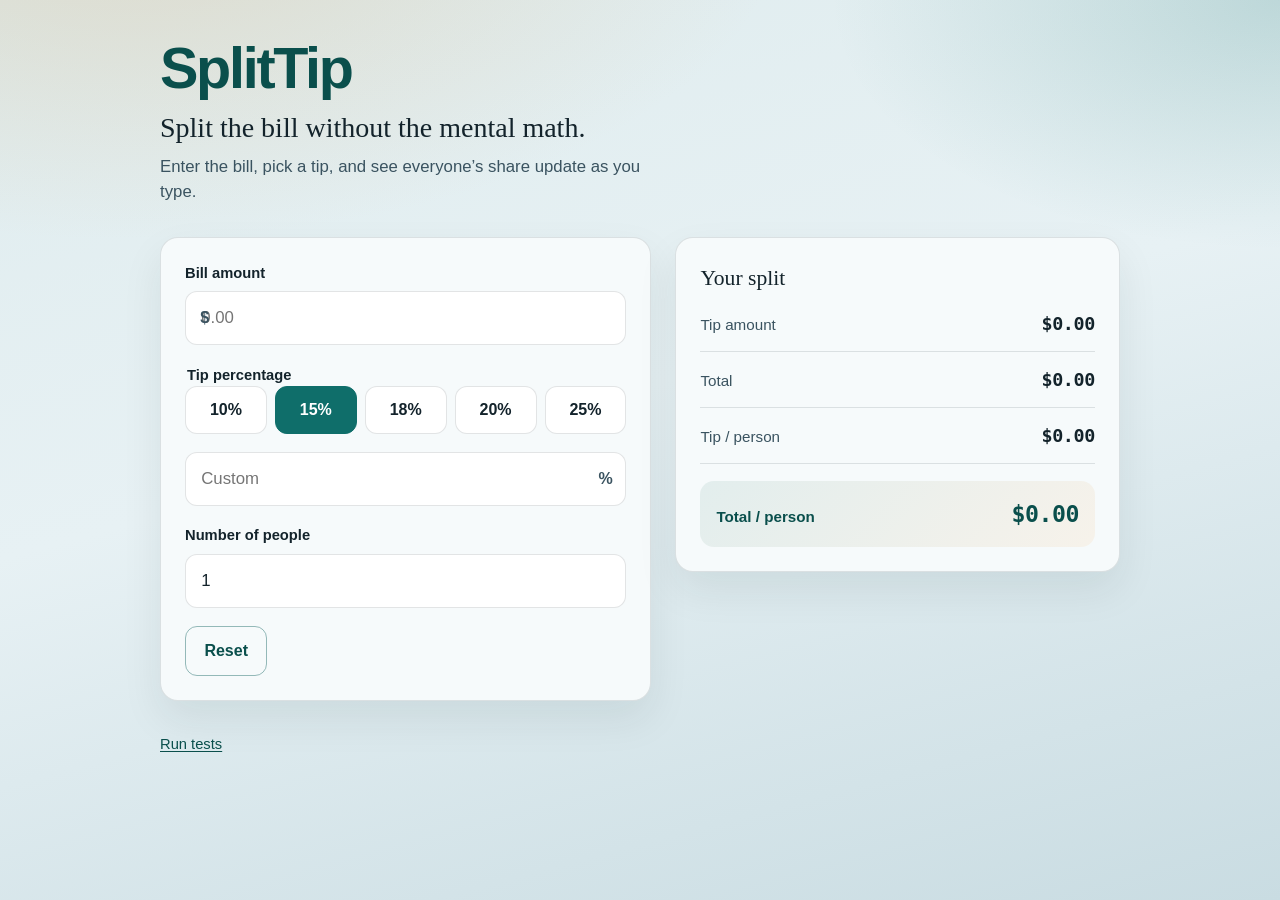
<file: index.html>
<!DOCTYPE html>
<html lang="en">
  <head>
    <meta charset="UTF-8" />
    <meta name="viewport" content="width=device-width, initial-scale=1.0" />
    <meta
      name="description"
      content="A small, accessible tip calculator — split the bill and tip live."
    />
    <title>SplitTip — Tip Calculator</title>
    <link rel="stylesheet" href="style.css" />
  </head>
  <body>
    <div class="page">
      <header class="brand">
        <p class="brand__mark">SplitTip</p>
        <h1 class="brand__headline">Split the bill without the mental math.</h1>
        <p class="brand__lede">
          Enter the bill, pick a tip, and see everyone’s share update as you type.
        </p>
      </header>

      <main class="app" id="main">
        <form class="panel" id="tip-form" novalidate>
          <div class="field">
            <label for="bill">Bill amount</label>
            <div class="field__control field__control--prefix">
              <span class="field__prefix" aria-hidden="true">$</span>
              <input
                id="bill"
                name="bill"
                type="number"
                inputmode="decimal"
                min="0"
                step="0.01"
                placeholder="0.00"
                autocomplete="off"
              />
            </div>
          </div>

          <fieldset class="field field--tip">
            <legend>Tip percentage</legend>
            <div
              class="tip-presets"
              id="tip-presets"
              role="group"
              aria-label="Tip percentage presets"
            >
              <button type="button" class="tip-btn" data-tip="10" aria-pressed="false">
                10%
              </button>
              <button type="button" class="tip-btn is-active" data-tip="15" aria-pressed="true">
                15%
              </button>
              <button type="button" class="tip-btn" data-tip="18" aria-pressed="false">
                18%
              </button>
              <button type="button" class="tip-btn" data-tip="20" aria-pressed="false">
                20%
              </button>
              <button type="button" class="tip-btn" data-tip="25" aria-pressed="false">
                25%
              </button>
            </div>
            <div class="field__control field__control--suffix">
              <label class="visually-hidden" for="custom-tip">Custom tip percentage</label>
              <input
                id="custom-tip"
                name="custom-tip"
                type="number"
                inputmode="decimal"
                min="0"
                step="0.1"
                placeholder="Custom"
                autocomplete="off"
              />
              <span class="field__suffix" aria-hidden="true">%</span>
            </div>
          </fieldset>

          <div class="field">
            <label for="people">Number of people</label>
            <input
              id="people"
              name="people"
              type="number"
              inputmode="numeric"
              min="1"
              step="1"
              value="1"
              autocomplete="off"
            />
          </div>

          <p
            class="error"
            id="form-error"
            role="alert"
            hidden
          ></p>

          <div class="actions">
            <button type="button" class="btn btn--ghost" id="reset-btn">
              Reset
            </button>
          </div>
        </form>

        <section
          class="results"
          aria-labelledby="results-heading"
          aria-live="polite"
          aria-atomic="true"
        >
          <h2 id="results-heading" class="results__title">Your split</h2>
          <dl class="results__grid">
            <div class="results__item">
              <dt>Tip amount</dt>
              <dd id="tip-amount">$0.00</dd>
            </div>
            <div class="results__item">
              <dt>Total</dt>
              <dd id="total">$0.00</dd>
            </div>
            <div class="results__item">
              <dt>Tip / person</dt>
              <dd id="tip-per-person">$0.00</dd>
            </div>
            <div class="results__item results__item--emphasis">
              <dt>Total / person</dt>
              <dd id="total-per-person">$0.00</dd>
            </div>
          </dl>
        </section>
      </main>

      <footer class="footer">
        <p>
          <a href="tests.html">Run tests</a>
        </p>
      </footer>
    </div>

    <script src="app.js"></script>
  </body>
</html>
</file>
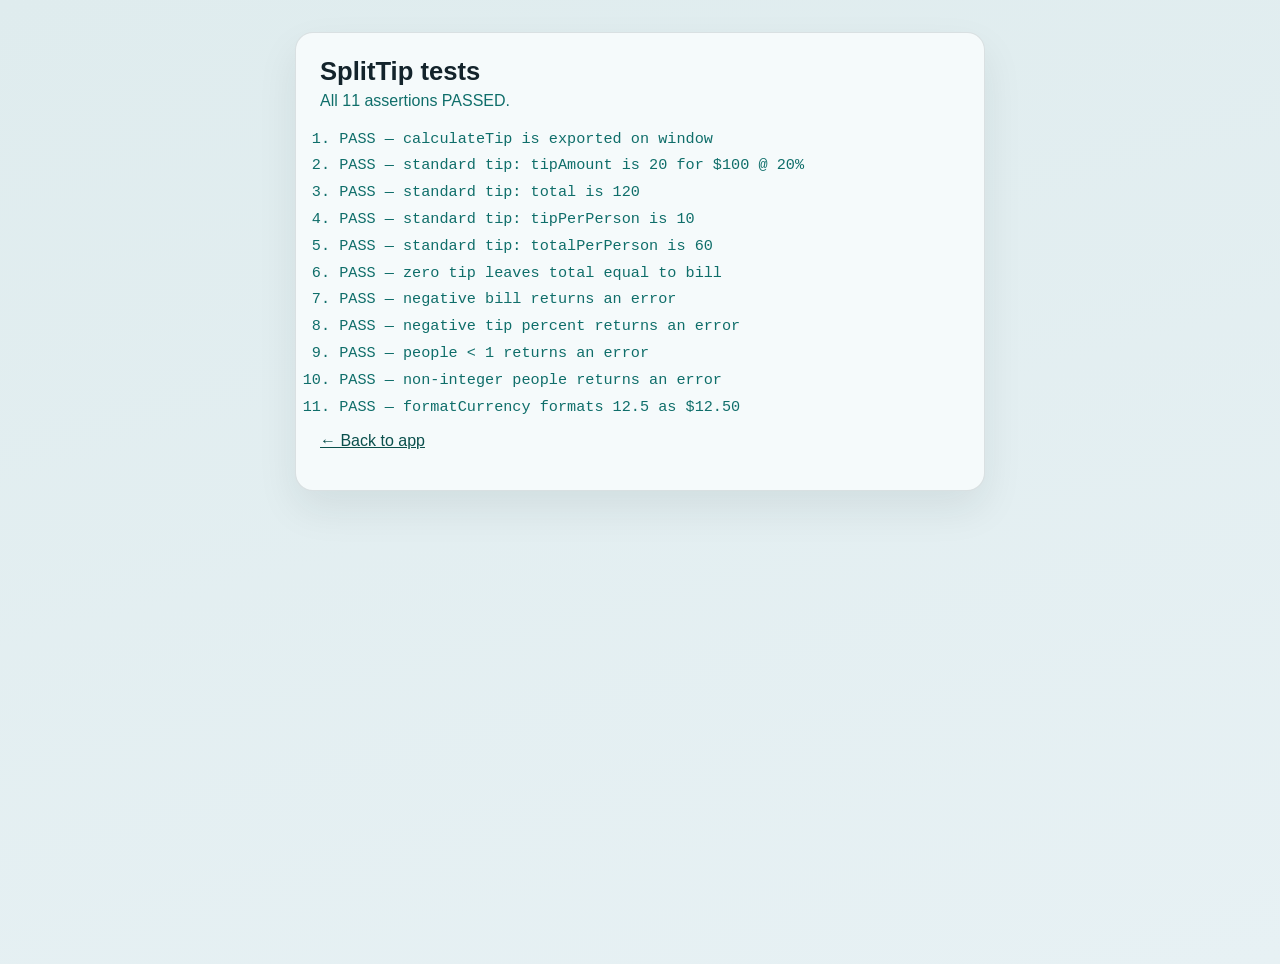
<file: tests.html>
<!DOCTYPE html>
<html lang="en">
  <head>
    <meta charset="UTF-8" />
    <meta name="viewport" content="width=device-width, initial-scale=1.0" />
    <title>SplitTip — Tests</title>
    <style>
      :root {
        --ink: #13232b;
        --pass: #0f6e6a;
        --fail: #9b2c2c;
        --bg: #e7f1f4;
      }

      body {
        margin: 0;
        min-height: 100vh;
        font-family: "Avenir Next", "Segoe UI", "Helvetica Neue", sans-serif;
        background: linear-gradient(165deg, #dfecee, var(--bg));
        color: var(--ink);
        padding: 2rem 1.25rem;
      }

      main {
        width: min(640px, 100%);
        margin: 0 auto;
        background: #f5fafb;
        border: 1px solid rgba(19, 35, 43, 0.12);
        border-radius: 18px;
        padding: 1.5rem;
        box-shadow: 0 18px 40px rgba(19, 35, 43, 0.08);
      }

      h1 {
        margin: 0 0 0.35rem;
        font-size: 1.6rem;
      }

      .summary {
        margin: 0 0 1.25rem;
        color: #3a5360;
      }

      ol {
        margin: 0;
        padding-left: 1.2rem;
      }

      li {
        margin: 0.55rem 0;
        font-family: "SF Mono", "Cascadia Code", Consolas, monospace;
        font-size: 0.95rem;
      }

      .pass {
        color: var(--pass);
      }

      .fail {
        color: var(--fail);
      }

      a {
        color: #0a4f4c;
      }
    </style>
  </head>
  <body>
    <main>
      <h1>SplitTip tests</h1>
      <p class="summary" id="summary">Running…</p>
      <ol id="results"></ol>
      <p><a href="index.html">← Back to app</a></p>
    </main>

    <script src="app.js"></script>
    <script>
      (function () {
        const resultsEl = document.getElementById("results");
        const summaryEl = document.getElementById("summary");
        let passed = 0;
        let failed = 0;

        function almostEqual(a, b, epsilon) {
          return Math.abs(a - b) < (epsilon || 0.0001);
        }

        function assert(name, condition) {
          const li = document.createElement("li");
          if (condition) {
            passed += 1;
            li.className = "pass";
            li.textContent = "PASS — " + name;
          } else {
            failed += 1;
            li.className = "fail";
            li.textContent = "FAIL — " + name;
          }
          resultsEl.appendChild(li);
        }

        assert(
          "calculateTip is exported on window",
          typeof window.calculateTip === "function"
        );

        const standard = window.calculateTip(100, 20, 2);
        assert(
          "standard tip: tipAmount is 20 for $100 @ 20%",
          !standard.error && almostEqual(standard.tipAmount, 20)
        );
        assert(
          "standard tip: total is 120",
          !standard.error && almostEqual(standard.total, 120)
        );
        assert(
          "standard tip: tipPerPerson is 10",
          !standard.error && almostEqual(standard.tipPerPerson, 10)
        );
        assert(
          "standard tip: totalPerPerson is 60",
          !standard.error && almostEqual(standard.totalPerPerson, 60)
        );

        const zeroTip = window.calculateTip(50, 0, 1);
        assert(
          "zero tip leaves total equal to bill",
          !zeroTip.error &&
            almostEqual(zeroTip.tipAmount, 0) &&
            almostEqual(zeroTip.total, 50)
        );

        const negativeBill = window.calculateTip(-10, 15, 1);
        assert(
          "negative bill returns an error",
          Boolean(negativeBill.error)
        );

        const negativeTip = window.calculateTip(10, -5, 1);
        assert(
          "negative tip percent returns an error",
          Boolean(negativeTip.error)
        );

        const badPeople = window.calculateTip(10, 15, 0);
        assert(
          "people < 1 returns an error",
          Boolean(badPeople.error)
        );

        const fractionalPeople = window.calculateTip(10, 15, 1.5);
        assert(
          "non-integer people returns an error",
          Boolean(fractionalPeople.error)
        );

        if (typeof window.formatCurrency === "function") {
          assert(
            "formatCurrency formats 12.5 as $12.50",
            window.formatCurrency(12.5) === "$12.50"
          );
        } else {
          assert("formatCurrency is exported on window", false);
        }

        summaryEl.textContent =
          failed === 0
            ? "All " + passed + " assertions PASSED."
            : passed + " passed, " + failed + " FAILED.";
        summaryEl.className = "summary " + (failed === 0 ? "pass" : "fail");
      })();
    </script>
  </body>
</html>
</file>
<file: style.css>
:root {
  --ink: #13232b;
  --ink-soft: #3a5360;
  --mist: #e7f1f4;
  --foam: #f5fafb;
  --sea: #0f6e6a;
  --sea-deep: #0a4f4c;
  --sea-glow: rgba(15, 110, 106, 0.14);
  --sand: #d9c4a0;
  --line: rgba(19, 35, 43, 0.12);
  --error: #9b2c2c;
  --error-bg: #fdecec;
  --radius: 18px;
  --shadow: 0 18px 40px rgba(19, 35, 43, 0.08);
  --font-display: "Avenir Next", "Segoe UI", "Helvetica Neue", sans-serif;
  --font-body: "Iowan Old Style", "Palatino Linotype", Palatino, Georgia, serif;
  --font-mono: "SF Mono", "Cascadia Code", "Consolas", monospace;
}

*,
*::before,
*::after {
  box-sizing: border-box;
}

html {
  -webkit-text-size-adjust: 100%;
}

body {
  margin: 0;
  min-height: 100vh;
  font-family: var(--font-display);
  color: var(--ink);
  background:
    radial-gradient(1200px 600px at 10% -10%, rgba(217, 196, 160, 0.45), transparent 55%),
    radial-gradient(900px 500px at 100% 0%, rgba(15, 110, 106, 0.18), transparent 50%),
    linear-gradient(165deg, #dfecee 0%, var(--mist) 45%, #c9dce2 100%);
  line-height: 1.5;
}

.page {
  width: min(960px, calc(100% - 2rem));
  margin: 0 auto;
  padding: 2.5rem 0 3rem;
  animation: rise 0.7s ease-out both;
}

@keyframes rise {
  from {
    opacity: 0;
    transform: translateY(12px);
  }
  to {
    opacity: 1;
    transform: translateY(0);
  }
}

.brand {
  margin-bottom: 2rem;
  max-width: 36rem;
}

.brand__mark {
  margin: 0 0 0.75rem;
  font-size: clamp(2.4rem, 6vw, 3.6rem);
  font-weight: 700;
  letter-spacing: -0.04em;
  line-height: 1;
  color: var(--sea-deep);
}

.brand__headline {
  margin: 0 0 0.6rem;
  font-family: var(--font-body);
  font-size: clamp(1.35rem, 3vw, 1.75rem);
  font-weight: 500;
  line-height: 1.25;
  color: var(--ink);
}

.brand__lede {
  margin: 0;
  color: var(--ink-soft);
  font-size: 1.05rem;
  max-width: 32rem;
}

.app {
  display: grid;
  gap: 1.25rem;
  align-items: start;
}

@media (min-width: 800px) {
  .app {
    grid-template-columns: 1.05fr 0.95fr;
    gap: 1.5rem;
  }
}

.panel,
.results {
  background: color-mix(in srgb, var(--foam) 92%, white);
  border: 1px solid var(--line);
  border-radius: var(--radius);
  box-shadow: var(--shadow);
  padding: 1.5rem;
}

.field {
  display: grid;
  gap: 0.45rem;
  margin: 0 0 1.15rem;
  border: 0;
  padding: 0;
  min-inline-size: 0;
}

.field legend,
.field label {
  font-size: 0.92rem;
  font-weight: 600;
  color: var(--ink);
}

.field input[type="number"] {
  width: 100%;
  border: 1px solid var(--line);
  border-radius: 12px;
  background: #fff;
  color: var(--ink);
  font: inherit;
  font-size: 1.05rem;
  padding: 0.85rem 0.95rem;
  transition: border-color 0.2s ease, box-shadow 0.2s ease;
}

.field input[type="number"]:focus {
  outline: none;
  border-color: var(--sea);
  box-shadow: 0 0 0 3px var(--sea-glow);
}

.field input[type="number"]::-webkit-outer-spin-button,
.field input[type="number"]::-webkit-inner-spin-button {
  -webkit-appearance: none;
  margin: 0;
}

.field input[type="number"] {
  -moz-appearance: textfield;
  appearance: textfield;
}

.field__control {
  position: relative;
  display: grid;
}

.field__control--prefix input {
  /* room for "$" (≈1ch) + gap after the prefix */
  padding-left: calc(0.95rem + 1ch + 0.5rem);
}

.field__control--suffix input {
  padding-right: 2rem;
}

.field__prefix,
.field__suffix {
  position: absolute;
  top: 50%;
  transform: translateY(-50%);
  color: var(--ink-soft);
  pointer-events: none;
  font-weight: 600;
  line-height: 1;
}

.field__prefix {
  left: 0.95rem;
}

.field__suffix {
  right: 0.85rem;
}

.tip-presets {
  display: grid;
  grid-template-columns: repeat(5, minmax(0, 1fr));
  gap: 0.5rem;
  margin-bottom: 0.65rem;
}

.tip-btn {
  border: 1px solid var(--line);
  background: #fff;
  color: var(--ink);
  border-radius: 12px;
  padding: 0.7rem 0.35rem;
  font: inherit;
  font-weight: 600;
  cursor: pointer;
  transition:
    background 0.2s ease,
    color 0.2s ease,
    border-color 0.2s ease,
    transform 0.15s ease;
}

.tip-btn:hover {
  border-color: color-mix(in srgb, var(--sea) 45%, var(--line));
  transform: translateY(-1px);
}

.tip-btn:focus-visible {
  outline: 2px solid var(--sea);
  outline-offset: 2px;
}

.tip-btn.is-active {
  background: var(--sea);
  border-color: var(--sea);
  color: #fff;
}

.error {
  margin: 0 0 1rem;
  padding: 0.75rem 0.9rem;
  border-radius: 12px;
  background: var(--error-bg);
  color: var(--error);
  font-size: 0.95rem;
}

.error[hidden] {
  display: none;
}

.actions {
  display: flex;
  justify-content: flex-start;
}

.btn {
  appearance: none;
  border: 0;
  border-radius: 12px;
  font: inherit;
  font-weight: 600;
  padding: 0.75rem 1.15rem;
  cursor: pointer;
  transition: background 0.2s ease, color 0.2s ease, transform 0.15s ease;
}

.btn:focus-visible {
  outline: 2px solid var(--sea);
  outline-offset: 2px;
}

.btn--ghost {
  background: transparent;
  color: var(--sea-deep);
  border: 1px solid color-mix(in srgb, var(--sea) 35%, var(--line));
}

.btn--ghost:hover {
  background: var(--sea-glow);
  transform: translateY(-1px);
}

.results {
  animation: settle 0.55s ease-out 0.1s both;
}

@keyframes settle {
  from {
    opacity: 0;
    transform: translateY(8px);
  }
  to {
    opacity: 1;
    transform: translateY(0);
  }
}

.results__title {
  margin: 0 0 1rem;
  font-family: var(--font-body);
  font-size: 1.35rem;
  font-weight: 500;
}

.results__grid {
  margin: 0;
  display: grid;
  gap: 0.85rem;
}

.results__item {
  display: flex;
  justify-content: space-between;
  align-items: baseline;
  gap: 1rem;
  padding-bottom: 0.85rem;
  border-bottom: 1px solid var(--line);
}

.results__item:last-child {
  border-bottom: 0;
}

.results__item:last-child:not(.results__item--emphasis) {
  padding-bottom: 0;
}

.results__item dt {
  margin: 0;
  color: var(--ink-soft);
  font-size: 0.95rem;
}

.results__item dd {
  margin: 0;
  font-family: var(--font-mono);
  font-size: 1.15rem;
  font-weight: 600;
  letter-spacing: -0.02em;
  font-variant-numeric: tabular-nums;
  transition: color 0.2s ease;
}

.results__item--emphasis {
  margin-top: 0.25rem;
  padding: 0.95rem 1rem;
  border: 0;
  border-radius: 14px;
  background:
    linear-gradient(135deg, color-mix(in srgb, var(--sea) 12%, white), color-mix(in srgb, var(--sand) 22%, white));
}

.results__item--emphasis dt {
  color: var(--sea-deep);
  font-weight: 600;
}

.results__item--emphasis dd {
  font-size: 1.45rem;
  color: var(--sea-deep);
}

.footer {
  margin-top: 2rem;
  color: var(--ink-soft);
  font-size: 0.92rem;
}

.footer a {
  color: var(--sea-deep);
  text-underline-offset: 0.15em;
}

.footer a:hover {
  color: var(--sea);
}

.visually-hidden {
  position: absolute;
  width: 1px;
  height: 1px;
  padding: 0;
  margin: -1px;
  overflow: hidden;
  clip: rect(0, 0, 0, 0);
  white-space: nowrap;
  border: 0;
}

@media (max-width: 520px) {
  .page {
    width: min(960px, calc(100% - 1.25rem));
    padding-top: 1.5rem;
  }

  .tip-presets {
    grid-template-columns: repeat(3, minmax(0, 1fr));
  }

  .panel,
  .results {
    padding: 1.2rem;
  }
}

@media (prefers-reduced-motion: reduce) {
  .page,
  .results,
  .tip-btn,
  .btn {
    animation: none;
    transition: none;
  }
}
</file>
